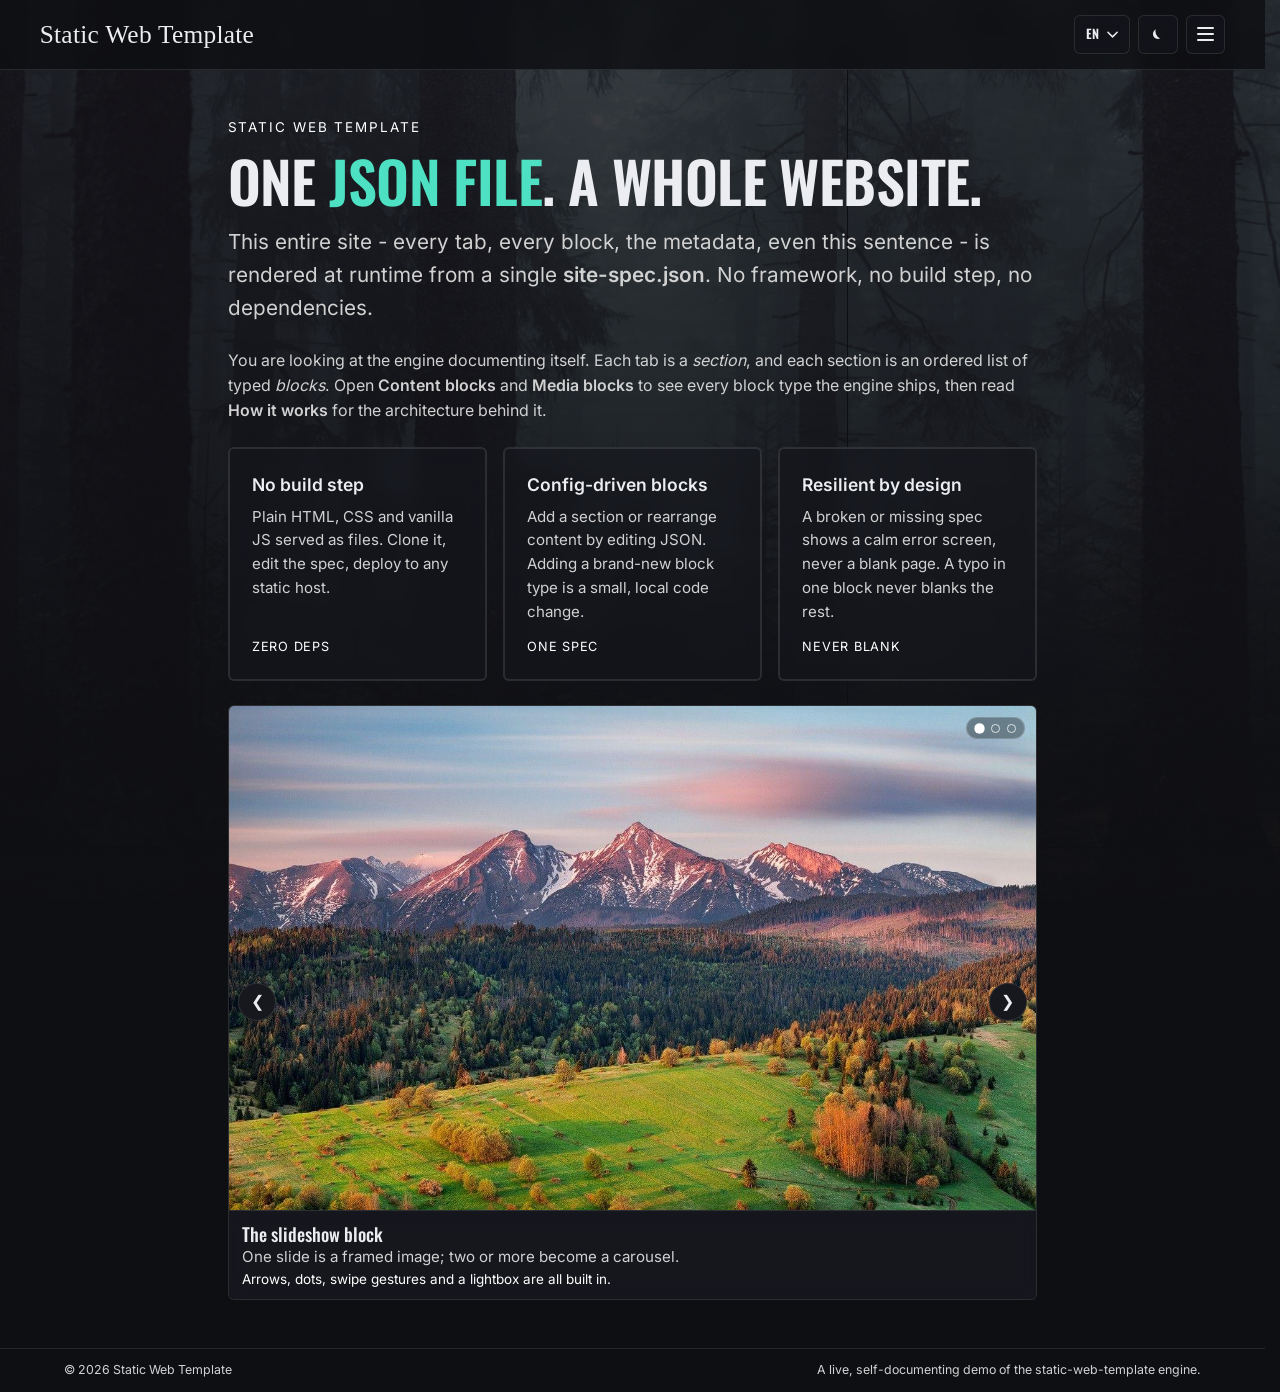
<file: index.html>
<!DOCTYPE html>
<html lang="en" class="site-booting">
<head>
    <meta charset="UTF-8"/>
    <meta name="viewport" content="width=device-width, initial-scale=1.0"/>

    <!-- Metadata below is the SSR fallback for crawlers/scrapers. The engine
         (renderHead in engine.js) overwrites it from SITE.meta in site-spec.json
         at load - edit the values THERE, not here, and keep these in sync. -->
    <title>Static Web Template - a JSON-driven static site engine</title>
    <meta name="description" content="A small, fast static site engine: one site-spec.json renders the whole page - no framework, no build step, no dependencies."/>
    <meta name="author" content="Static Web Template"/>
    <meta name="theme-color" content="#0e0f13"/>
    <!-- Lets the browser paint its own UI (canvas, scrollbar) dark from the
         first frame, before styles.css loads. Dark first = the default theme;
         styles.css sets the real color-scheme per theme. -->
    <meta name="color-scheme" content="dark light"/>

    <!-- Open Graph / social -->
    <meta property="og:type" content="website"/>
    <meta property="og:site_name" content="Static Web Template"/>
    <meta property="og:title" content="Static Web Template - a JSON-driven static site engine"/>
    <meta property="og:description" content="A small, fast static site engine: one site-spec.json renders the whole page - no framework, no build step, no dependencies."/>
    <meta property="og:url" content="https://example.com/"/>
    <!-- Add an og:image once you have one (see meta.ogImage in site-spec.json);
         the engine + dev/generate-static.mjs will stamp og:image/twitter:image then. -->
    <meta name="twitter:card" content="summary"/>

    <link rel="canonical" href="https://example.com/"/>
    <link rel="icon" href="assets/favicon.ico" sizes="any"/>
    <link rel="manifest" href="site.webmanifest"/>
    <!-- Non-standard hint at the LLM-readable summary. Discovery is by
         convention (/llms.txt at the root, like robots.txt) - this link is
         belt-and-braces for tools that parse HTML for it. -->
    <link rel="alternate" type="text/markdown" href="llms.txt" title="LLM-friendly content"/>

    <!-- Fonts are self-hosted variable woff2 (declared in styles.css) - no
         Google Fonts request chain. Preload latin + latin-ext of both families
         for the first paint. crossorigin is required on font preloads even
         same-origin. -->
    <link rel="preload" href="assets/fonts/oswald-latin.woff2" as="font" type="font/woff2" crossorigin/>
    <link rel="preload" href="assets/fonts/oswald-latin-ext.woff2" as="font" type="font/woff2" crossorigin/>
    <link rel="preload" href="assets/fonts/inter-latin.woff2" as="font" type="font/woff2" crossorigin/>
    <link rel="preload" href="assets/fonts/inter-latin-ext.woff2" as="font" type="font/woff2" crossorigin/>

    <link rel="stylesheet" href="styles.css"/>

    <!-- Parallelize the content waterfall: without these hints the browser
         only discovers site-spec.json after engine.js has downloaded, parsed,
         and started executing (loadContent() runs on boot). Preloading both
         lets them fetch concurrently instead of serially. -->
    <link rel="modulepreload" href="engine.js"/>
    <link rel="preload" href="site-spec.json" as="fetch" crossorigin="anonymous"/>

    <!-- Anti-flash safety net: html.site-booting hides the shell until the
         engine swaps it to site-ready. If JS is off or fails to load, that
         swap never happens - so force the page visible for no-JS users. -->
    <noscript>
        <style>html.site-booting body { opacity: 1 !important; }</style>
    </noscript>

    <!-- Static mirror of the runtime JSON-LD for crawlers that don't run JS.
         GENERATED - do not edit: run `node dev/generate-static.mjs`. The engine
         upserts this same tag (by its data-jsonld marker) at boot. -->
    <script type="application/ld+json" data-jsonld="business">{"@context":"https://schema.org","@type":"Store","name":"Static Web Template","legalName":"Static Web Template","telephone":"+1 (000) 000-0000","email":"name@example.com","description":"A small, fast static site engine: one site-spec.json renders the whole page - no framework, no build step, no dependencies.","url":"https://example.com/","address":{"@type":"PostalAddress","streetAddress":"123 Example Street","addressLocality":"Anytown","postalCode":"00000","addressCountry":"Country"},"hasMap":"https://www.google.com/maps/search/?api=1&query=Times%20Square%2C%20New%20York%2C%20NY","sameAs":["https://instagram.com/","https://youtube.com/","https://spotify.com/","https://github.com/","https://linkedin.com/"],"openingHoursSpecification":[{"@type":"OpeningHoursSpecification","dayOfWeek":"Monday","opens":"09:00","closes":"17:00"},{"@type":"OpeningHoursSpecification","dayOfWeek":"Tuesday","opens":"09:00","closes":"17:00"},{"@type":"OpeningHoursSpecification","dayOfWeek":"Wednesday","opens":"09:00","closes":"17:00"},{"@type":"OpeningHoursSpecification","dayOfWeek":"Thursday","opens":"09:00","closes":"17:00"},{"@type":"OpeningHoursSpecification","dayOfWeek":"Friday","opens":"09:00","closes":"17:00"}]}</script>
    <!-- Preload of the default tab's first image (the likely LCP element),
         so it downloads in parallel with engine.js instead of waiting for
         the render. GENERATED - do not edit: run `node dev/generate-static.mjs`. -->
    <link rel="preload" data-preload="lcp" as="image" href="assets/slides/mountains.jpg" fetchpriority="high"/>
</head>
<body data-theme="dark">
<!-- Keyboard/screen-reader skip link: jumps past the header to the main
     content. Visually hidden until focused (see .skip-link in styles.css);
     targets #main, which is tabindex="-1" so it can receive focus. -->
<a class="skip-link" href="#main">Skip to content</a>
<!-- Background layer (image + overlay), painted by JS -->
<div class="bg" id="bg" aria-hidden="true"></div>
<div class="bg" id="bg2" aria-hidden="true"></div>
<div class="bg-overlay" aria-hidden="true"></div>

<header class="site-header">
    <a class="brand" href="#home" id="brand" aria-label="Home"></a>

    <nav class="nav-desktop" id="navDesktop" aria-label="Primary"></nav>

    <div class="header-actions">
        <!-- Language switcher: a custom <details> dropdown built by the engine
             (initLang) into this container - a frosted button + a site-styled
             option list. Ships HIDDEN and is revealed only when a second locale
             exists, so a single-locale site shows no switcher even without JS. -->
        <div class="lang-switcher" id="langSwitcher" hidden></div>

        <button class="theme-toggle" id="themeToggle" type="button" aria-label="Toggle color theme"
                aria-pressed="false">
            <svg class="theme-toggle__icon" aria-hidden="true" viewBox="0 0 24 24" width="20" height="20">
                <!-- One shape morphs between a crescent moon (dark) and a rayed sun (light).
                     The bite is a mask circle that slides away in light mode; the rays
                     fade in. All transitions are CSS, driven by [data-theme] on <body>. -->
                <mask id="themeToggleMoonCut">
                    <rect x="0" y="0" width="24" height="24" fill="#fff"/>
                    <circle class="theme-toggle__cut" cx="18" cy="9" r="9" fill="#000"/>
                </mask>
                <circle class="theme-toggle__core" cx="12" cy="12" r="6"
                        fill="currentColor" mask="url(#themeToggleMoonCut)"/>
                <g class="theme-toggle__rays" stroke="currentColor" stroke-width="2" stroke-linecap="round">
                    <line x1="12" y1="1" x2="12" y2="3.5"/>
                    <line x1="12" y1="20.5" x2="12" y2="23"/>
                    <line x1="1" y1="12" x2="3.5" y2="12"/>
                    <line x1="20.5" y1="12" x2="23" y2="12"/>
                    <line x1="4.2" y1="4.2" x2="5.9" y2="5.9"/>
                    <line x1="18.1" y1="18.1" x2="19.8" y2="19.8"/>
                    <line x1="4.2" y1="19.8" x2="5.9" y2="18.1"/>
                    <line x1="18.1" y1="5.9" x2="19.8" y2="4.2"/>
                </g>
            </svg>
        </button>

        <button class="menu-toggle" id="menuToggle" type="button" aria-label="Open menu" aria-expanded="false"
                aria-controls="navMobile">
            <span class="menu-toggle__bar"></span>
            <span class="menu-toggle__bar"></span>
            <span class="menu-toggle__bar"></span>
        </button>
    </div>
</header>

<!-- Mobile navigation (separate behavior from desktop) -->
<nav class="nav-mobile" id="navMobile" aria-label="Mobile" aria-hidden="true" inert></nav>
<div class="nav-mobile__scrim" id="navScrim" hidden></div>

<main id="main" class="content" tabindex="-1">
    <!-- No-JS fallback: the engine renders all content from site-spec.json,
         so without JavaScript this page is an empty shell. Content-free by
         design (no contact data duplicated here - the golden rule); it just
         explains the situation and points at the plain-text mirror. -->
    <noscript>
        <div class="block">
            <h1>Static Web Template</h1>
            <p>This website requires JavaScript for rendering the content.</p>
            <p><a href="llms.txt">Text version of the site</a></p>
        </div>
    </noscript>
</main>

<footer class="site-footer" id="siteFooter"></footer>

<script type="module" src="engine.js"></script>
</body>
<!--
  Built from m-remis/static-web-template
  https://github.com/m-remis/static-web-template
-->
</html>
</file>
<file: styles.css>
/* =========================================================
   Static site template
   styles.css
   ========================================================= */

/* ---- Webfonts (self-hosted) -------------------------------------------
   Variable woff2 files served from our own origin - no Google Fonts request
   chain in the critical path, no third-party connection (EU-friendly). One
   file per family+subset covers every weight the site uses (Inter 400–600,
   Oswald 500–600); the browser only fetches the subsets the text needs
   (Slovak pulls latin + latin-ext). index.html preloads all four. */
@font-face {
    font-family: "Inter";
    font-style: normal;
    font-weight: 400 600;
    font-display: swap;
    src: url("assets/fonts/inter-latin.woff2") format("woff2");
    unicode-range: U+0000-00FF, U+0131, U+0152-0153, U+02BB-02BC, U+02C6, U+02DA, U+02DC, U+0304, U+0308, U+0329, U+2000-206F, U+20AC, U+2122, U+2191, U+2193, U+2212, U+2215, U+FEFF, U+FFFD;
}

@font-face {
    font-family: "Inter";
    font-style: normal;
    font-weight: 400 600;
    font-display: swap;
    src: url("assets/fonts/inter-latin-ext.woff2") format("woff2");
    unicode-range: U+0100-02BA, U+02BD-02C5, U+02C7-02CC, U+02CE-02D7, U+02DD-02FF, U+0304, U+0308, U+0329, U+1D00-1DBF, U+1E00-1E9F, U+1EF2-1EFF, U+2020, U+20A0-20AB, U+20AD-20C0, U+2113, U+2C60-2C7F, U+A720-A7FF;
}

@font-face {
    font-family: "Oswald";
    font-style: normal;
    font-weight: 500 600;
    font-display: swap;
    src: url("assets/fonts/oswald-latin.woff2") format("woff2");
    unicode-range: U+0000-00FF, U+0131, U+0152-0153, U+02BB-02BC, U+02C6, U+02DA, U+02DC, U+0304, U+0308, U+0329, U+2000-206F, U+20AC, U+2122, U+2191, U+2193, U+2212, U+2215, U+FEFF, U+FFFD;
}

@font-face {
    font-family: "Oswald";
    font-style: normal;
    font-weight: 500 600;
    font-display: swap;
    src: url("assets/fonts/oswald-latin-ext.woff2") format("woff2");
    unicode-range: U+0100-02BA, U+02BD-02C5, U+02C7-02CC, U+02CE-02D7, U+02DD-02FF, U+0304, U+0308, U+0329, U+1D00-1DBF, U+1E00-1E9F, U+1EF2-1EFF, U+2020, U+20A0-20AB, U+20AD-20C0, U+2113, U+2C60-2C7F, U+A720-A7FF;
}

/* ---- Design tokens ---------------------------------------------------- */
:root {
    --font-sans: "Inter", system-ui, -apple-system, "Segoe UI", Roboto, sans-serif;
    /* Headings: bold/industrial condensed face. */
    --font-serif: "Oswald", "Arial Narrow", system-ui, sans-serif;
    /* Brand wordmark only. The header brand renders as an image (spec-level
       brandImage), so this only shows on the error screen's text fallback -
       no webfont is loaded for it, system serif is enough. */
    --font-brand: Georgia, "Times New Roman", serif;

    /* Single content column width. Blocks fill it; the page gutter keeps them
       off the screen edges on small viewports. */
    --content-width: 56rem;

    /* Uniform vertical rhythm between consecutive blocks in a section. */
    --block-gap: 1.5rem;

    /* GLOBAL SIZE DIAL. Everything below is in rem / rem-based clamp(), so it
       all scales off the root font-size. Change this one value to make the
       whole site (text, headings, gutters, gaps, content widths) bigger or
       smaller proportionally. 100% = browser default (usually 16px);
       106.25% ≈ 17px; 112.5% ≈ 18px. Applied on `html` below. */
    --root-scale: 99.25%;

    --gutter: clamp(1.25rem, 4vw, 2.5rem);
    --radius: 6px;
    --radius-sm: 6px;

    --transition: 220ms cubic-bezier(0.4, 0, 0.2, 1);

    /* Interaction tokens - theme-independent (same in light + dark).
       Gap between an element and its keyboard focus ring (only shown after
       real keyboard nav). The ring itself, --focus-ring, reads --accent, so
       it lives in the shared [data-theme] block below the theme blocks. */
    --focus-offset: 3px;

    --unicode-arrow: "\2192"; /* Unicode for → */

    /* Background image motion (the two .bg layers). --bg-motion names one of
       the bg-* @keyframes in the Background section (bg-drift, bg-zoom,
       bg-pan, bg-breathe, bg-float), or `none` for a still image. --bg-fade is
       the crossfade between images. */
    --bg-motion: bg-drift;
    --bg-motion-duration: 15s;
    --bg-motion-easing: ease-in-out;
    --bg-motion-direction: alternate;
    --bg-fade: 1200ms;

    /* Desktop header tabs. Width 0 = no border (the default look). */
    --tab-radius: var(--radius-sm);
    --tab-border-width: 0px;

    /* Active-tab marker: the bar drawn on the active desktop tab. Default is
       a 2px underline as wide as the label. Full width: --tab-indicator-width
       100%. Dot: width = height, radius 50%. Overline: set the top, bottom
       auto. Off: height 0 (pair with --tab-active-bg for a filled pill).
       Its color and the active fill read --accent, so they live in the shared
       [data-theme] block. */
    --tab-indicator-width: calc(100% - 1.7rem);
    --tab-indicator-height: 2px;
    --tab-indicator-radius: 2px;
    --tab-indicator-top: auto;
    --tab-indicator-bottom: 0.15rem;

    /* Theme-independent tokens - identical in light + dark, so defined once
       here instead of duplicated in both [data-theme] blocks.

       --brand-* : per-platform social/contact icon tints. renderTheme() can
                   override these from SITE.theme.socialColors.
       --on-image-* / --dot-* / --carousel-chip-* : controls that sit ON TOP of
                   photos (lightbox, carousel dots/counter), so they stay
                   dark-on-light in BOTH themes for legibility over any image. */
    --panel-blur: 8px; /* frosted-glass radius; kept modest to ease scroll repaint cost */

    --brand-instagram: #e1306c;
    --brand-youtube: #ff0000;
    --brand-spotify: #1db954;
    --brand-phone: #2e9e4f;
    --brand-email: #3b5bdb;
    --brand-linkedin: #0a66c2;

    --on-image-text: #fff;
    --on-image-btn-bg: rgba(0, 0, 0, 0.45);
    --on-image-btn-bg-hover: rgba(0, 0, 0, 0.7);
    --on-image-hairline: rgba(255, 255, 255, 0.25);
    --on-image-veil: rgba(0, 0, 0, 0.88);

    --dot-veil-bg: rgba(0, 0, 0, 0.35);
    --dot-ring: rgba(255, 255, 255, 0.75);
    --dot-fill-hover: rgba(255, 255, 255, 0.35);

    --carousel-chip-text: #f4f5f8;
}

/* Browser-drawn UI (the root scrollbar that scrollbar-gutter keeps permanently
   visible, form controls, the canvas before the stylesheet paints) follows
   `color-scheme` on the ROOT element, not our tokens. data-theme sits on
   <body>, so the root is reached with :has(). Dark is the default theme, hence
   the bare rule; index.html / 404.html repeat it in a <meta name="color-scheme">
   so the very first paint is right too. */
html {
    color-scheme: dark;
}

html:has(body[data-theme="light"]) {
    color-scheme: light;
}

/* Dark (default) - only tokens that DIFFER from light live here. Shared,
   theme-independent tokens (brand/on-image/dot/chip/panel-blur) are in :root. */
[data-theme="dark"] {
    /* - Backgrounds - */
    --bg-base: #0e0f13; /* page background */
    --bg-panel: rgba(22, 24, 30, 0.62); /* cards / link rows (translucent) */
    --bg-panel-solid: #16181e; /* mobile drawer, buttons (opaque) */

    /* - Text - */
    --text: #ecedf1; /* headings + body */
    --text-soft: #d1d1d1; /* secondary / lead text */
    --text-faint: #ffffff; /* footer / captions */

    /* - Menu / nav - */
    --menu-text: #a6a9b4; /* idle nav link */
    --menu-text-active: #ecedf1; /* hovered / active nav link */
    --menu-hover-bg: var(--accent-soft); /* hover pill behind link */

    /* - Accents & lines - */
    --accent: #4de0c2;
    /* Derived from --accent so changing the brand color updates the soft
       accent (hover pills, focus glow) automatically - one value, many uses. */
    --accent-soft: color-mix(in srgb, var(--accent) 14%, transparent);
    --border: rgba(255, 255, 255, 0.10);

    /* - Background-image overlay & header - */
    --overlay-top: rgba(14, 15, 19, 0.79);
    --overlay-bottom: rgba(14, 15, 19, 0.98);
    --header-bg: rgba(14, 15, 19, 0.82);

    /* - Monochrome icon/logo inversion -
       Card icons and the optional header logo are black PNGs on transparent.
       Black art is invisible on the dark theme, so dark inverts it to white;
       light leaves it untouched. */
    --mono-icon-filter: invert(1);
}

/* Light - only tokens that DIFFER from dark; shared tokens are in :root. */
[data-theme="light"] {
    /* - Backgrounds - */
    --bg-base: #ffffff; /* page background */
    /* Cards/rows are more opaque in light mode so text sits on a near-solid
       surface instead of letting the background photo bleed through. */
    --bg-panel: rgba(248, 248, 250, 0.90); /* cards / link rows */
    --bg-panel-solid: #f1f1f4; /* mobile drawer, buttons (opaque) */

    /* - Text - */
    --text: #15161a; /* headings + body */
    --text-soft: #131415; /* secondary / lead text */
    --text-faint: #212123; /* footer / captions */

    /* - Menu / nav - */
    --menu-text: #4b4d55; /* idle nav link */
    --menu-text-active: #15161a; /* hovered / active nav link */
    --menu-hover-bg: var(--accent-soft); /* hover pill behind link */

    /* - Accents & lines - */
    --accent: #0b7d6c;
    /* Derived from --accent. Light mode uses a slightly lower 10% tint. */
    --accent-soft: color-mix(in srgb, var(--accent) 10%, transparent);
    --border: rgba(43, 43, 43, 0.49);

    /* - Background-image overlay & header -
       Heavier than dark: pushes the background photo back so cards/text read
       cleanly in light mode while still showing the image. */
    --overlay-top: rgba(255, 255, 255, 0.47);
    --overlay-bottom: rgba(255, 255, 255, 0.62);
    --header-bg: rgba(255, 255, 255, 0.90);

    /* - Monochrome icon/logo inversion -
       Black art already reads on the white theme - no filter. */
    --mono-icon-filter: none;
}

/* Shared tokens that READ a per-theme token. A var() inside a custom property
   is resolved on the element that declares it, and the per-theme tokens
   (--accent, --border, ...) only exist on <body>, the [data-theme] element.
   Declared in :root these would resolve to nothing (that is what broke the
   keyboard focus ring). So they are declared once here: same definition in
   both themes, resolved against whichever theme is active. */
[data-theme] {
    --focus-ring: 2px solid var(--accent);
    --tab-border-color: var(--border); /* only drawn when --tab-border-width > 0 */
    --tab-indicator-color: var(--accent);
    --tab-active-bg: transparent; /* active tab fill; e.g. var(--accent-soft) for a pill */
    /* Desktop tab hover. Default to the menu tokens, which the mobile drawer
       also uses - set these to restyle the desktop tabs alone. */
    --tab-hover-bg: var(--menu-hover-bg);
    --tab-hover-text: var(--menu-text-active);
}

/* ---- Reset-ish -------------------------------------------------------- */
*,
*::before,
*::after {
    box-sizing: border-box;
}

/* No text I-beam anywhere - mouse stays a normal arrow over text.
   Interactive elements still get the pointer hand below. */
* {
    cursor: default;
}

a, button, [role="tab"], label, summary,
input[type="checkbox"], input[type="radio"],
.menu-toggle, .theme-toggle {
    cursor: pointer;
}

/* No blinking text caret on non-editable content. Clicking text focuses the
   <main> container (it's focusable so the skip-link can target it), which would
   otherwise show an editing caret. Real form fields keep a normal caret + cursor. */
* {
    caret-color: transparent;
}

input, textarea, [contenteditable] {
    caret-color: auto;
    cursor: text;
}

html {
    /* Root font-size = the global size dial (--root-scale in :root). All rem
       units resolve against this, so changing the token rescales the whole
       site. Must live here on `html`, not body - rem is anchored to the root. */
    font-size: var(--root-scale);

    -webkit-text-size-adjust: 100%;
    scroll-behavior: smooth;

    /* Reserve vertical scrollbar space even on tabs that do not need scrolling.
       Without this, switching from a short tab to a tall tab makes the browser
       add the right scrollbar, shrink the layout viewport, and visually squish
       / shift the centered content by the scrollbar width. */
    scrollbar-gutter: stable;
}

html, body {
    overscroll-behavior-y: none;
}

html.site-booting body {
    opacity: 0;
}

html.site-ready body {
    opacity: 1;
    transition: opacity 100ms ease;
}

/* Language swap (switchLocale) has NO CSS on purpose: the copy is replaced in
   place within a single frame, with no fade. Don't add a transition on #main or
   the nav for it - a fade-out is dead time the new text has to wait behind. */

/* Theme switch (the toggle in initTheme): every element changes color in the
   same frame. Components carry their own color/border/background transitions
   for hover and press feedback, and with those running a theme flip would
   ripple across the page at different speeds. The engine sets this class on
   <html> for the one frame in which data-theme changes, then removes it. */
html.theme-switching,
html.theme-switching *,
html.theme-switching *::before,
html.theme-switching *::after {
    transition: none !important;
}

/* Fallback for older browsers that do not support scrollbar-gutter.
   Keep this on the root scroll container, not body, so the page layout width
   stays consistent between short and long tabs. */
@supports not (scrollbar-gutter: stable) {
    html {
        overflow-y: scroll;
    }
}

body {
    margin: 0;
    min-height: 100vh;
    min-height: 100dvh;
    display: flex;
    flex-direction: column;
    font-family: var(--font-sans);
    font-size: clamp(0.94rem, 0.9rem + 0.15vw, 1rem);
    line-height: 1.58;
    color: var(--text);
    background: var(--bg-base);
    overflow-x: hidden;
    /* Don't let late-loading content (background image, map iframe) pin the
       viewport to a nearby element and drag the scroll position on refresh. */
    overflow-anchor: none;
    transition: background-color var(--transition), color var(--transition);
}

@media (prefers-reduced-motion: reduce) {
    html {
        scroll-behavior: auto;
    }

    *, *::before, *::after {
        animation-duration: 0.001ms !important;
        transition-duration: 0.001ms !important;
    }
}

img {
    max-width: 100%;
    display: block;
}

a {
    color: inherit;
    text-decoration: none;
}

/* Kill fake mobile/touch focus rings.
   Focus styling appears only after real keyboard navigation. */
:focus {
    outline: none;
}

body.keyboard-nav :focus-visible {
    outline: var(--focus-ring);
    outline-offset: var(--focus-offset);
    border-radius: 4px;
}

body:not(.keyboard-nav) :focus-visible {
    outline: none;
}

/* Extra protection for mobile Firefox / touch browsers. */
@media (hover: none), (pointer: coarse) {
    a:focus,
    button:focus,
    [role="tab"]:focus,
    a:focus-visible,
    button:focus-visible,
    [role="tab"]:focus-visible {
        outline: none;
    }
}

/* Remove the grey/blue tap-highlight rectangle mobile browsers draw on tap. */
a, button, [role="tab"], .menu-toggle, .theme-toggle {
    -webkit-tap-highlight-color: transparent;
}

/* ---- Hover / press policy ---------------------------------------------
   Hover styling lives in per-component `@media (hover: hover)` blocks, so
   touch devices never get sticky hover states - no per-component "undo on
   touch" rules needed. Press feedback (:active) stays unconditional so taps
   still respond. The bordered controls share one press rule: */
.theme-toggle:active,
.menu-toggle:active,
.lang-dd__current:active,
.nav-mobile__close:active,
.map-open-row a:active,
.carousel__nav:active,
.gallery__item:active {
    border-color: var(--accent);
}

/* ---- Frosted panels ----------------------------------------------------
   Every translucent surface blurs what is behind it by --panel-blur. Declared
   ONCE here, with the -webkit- prefix Safari before 18 still needs - add a new
   frosted surface to this list instead of repeating the pair in its own rule.
   Rules that must opt out set `backdrop-filter: none` themselves (see the
   collapsible table and the mobile table stack). */
.site-header,
.theme-toggle,
.menu-toggle,
.lang-dd__current,
.lang-dd__list,
.nav-mobile,
.nav-mobile__close,
.card,
.link-list a,
.table-scroll,
.table-block--collapsible,
.table-cards__item,
.faq__item,
.map-card,
.carousel,
.carousel__caption,
.gallery__item,
.hours__list,
.review__cta {
    -webkit-backdrop-filter: blur(var(--panel-blur));
    backdrop-filter: blur(var(--panel-blur));
}

/* ---- Background ------------------------------------------------------- */
.bg,
.bg-overlay {
    position: fixed;
    top: 0;
    left: 0;
    right: 0;
    width: 100%;
    height: 100vh; /* fallback */
    height: 100lvh; /* LARGE viewport height: the tallest state (URL bar hidden), and it does NOT change as the bar slides - so no resize on scroll */
    z-index: -2;
    pointer-events: none;
}

/* Two stacked background layers so we can crossfade between images without a
   flash. JS toggles .is-active to fade one in while the other fades out, and
   each active layer runs a slow motion loop picked by the --bg-motion* tokens
   in :root (default: Ken Burns drift). */
.bg {
    background-size: cover;
    background-position: center;
    background-repeat: no-repeat;
    opacity: 0;
    transition: opacity var(--bg-fade) ease;
    /* Continuous, seamless loop - with `alternate` it plays forward then back
       forever, no snap. Runs on both layers always; opacity (.is-active)
       decides which shows. `--bg-motion: none` = still image. */
    animation: var(--bg-motion) var(--bg-motion-duration) var(--bg-motion-easing) infinite var(--bg-motion-direction);
}

.bg.is-active {
    opacity: 1;
}

/* Background motion styles, picked by --bg-motion. Each one starts scaled
   above 1 (or zooms up from 1) so a translate never exposes the layer edge. */
@keyframes bg-drift {
    from {
        transform: scale(1.02) translate(0, 0);
    }
    to {
        transform: scale(1.12) translate(-1.5%, -1.5%);
    }
}

@keyframes bg-zoom {
    from {
        transform: scale(1);
    }
    to {
        transform: scale(1.15);
    }
}

@keyframes bg-pan {
    from {
        transform: scale(1.12) translateX(-4%);
    }
    to {
        transform: scale(1.12) translateX(4%);
    }
}

@keyframes bg-breathe {
    from {
        transform: scale(1.02);
    }
    to {
        transform: scale(1.06);
    }
}

@keyframes bg-float {
    from {
        transform: scale(1.08) translateY(-2%);
    }
    to {
        transform: scale(1.08) translateY(2%);
    }
}

@media (prefers-reduced-motion: reduce) {
    .bg {
        animation: none;
    }
}

.bg-overlay {
    z-index: -1;
    background: linear-gradient(to bottom, var(--overlay-top), var(--overlay-bottom));
    backdrop-filter: saturate(112%);
    transition: background var(--transition);
}

/* ---- Skip link -------------------------------------------------------- */
.skip-link {
    position: absolute;
    left: 50%;
    top: -3rem;
    transform: translateX(-50%);
    background: var(--accent);
    /* The page background is the one token guaranteed to contrast with the
       accent in both themes (dark text on the light dark-theme accent, white
       on the dark light-theme accent). */
    color: var(--bg-base);
    padding: 0.5rem 1rem;
    border-radius: var(--radius-sm);
    z-index: 100;
    transition: top var(--transition);
}

.skip-link:focus {
    top: 0.75rem;
}

/* ---- Header ----------------------------------------------------------- */
.site-header {
    position: sticky;
    top: 0;
    z-index: 40;
    display: flex;
    align-items: center;
    gap: 1rem;
    padding: 0.9rem var(--gutter);
    background: var(--header-bg);
    border-bottom: 1px solid var(--border);
}

.brand {
    font-family: var(--font-brand);
    font-size: 1.6rem;
    letter-spacing: 0.01em;
    font-style: normal;
    margin-right: auto;
    transition: opacity var(--transition);
}

@media (hover: hover) {
    .brand:hover {
        opacity: 0.7;
    }
}

/* Brand as a PNG logo - set by renderNav() when the spec has `brandImage`.
   The image is height-bound to roughly the text brand's visual size so the
   header layout and header-fit math stay unchanged; width follows the asset's
   aspect ratio. Monochrome black logos get the same dark-theme inversion as
   card icons via --mono-icon-filter. */
.brand--image {
    display: flex;
    align-items: center;
}

.brand__img {
    display: block;
    height: 2.1rem;
    width: auto;
    max-width: 8rem;
    object-fit: contain;
    filter: var(--mono-icon-filter);
    user-select: none;
    -webkit-user-select: none;
}

.nav-desktop {
    display: flex;
    gap: 0.35rem;
    flex: none;
}

.nav-desktop a {
    position: relative;
    padding: 0.45rem 0.85rem;
    font-size: 0.95rem;
    color: var(--menu-text);
    border: var(--tab-border-width) solid var(--tab-border-color);
    border-radius: var(--tab-radius);
    /* No color/background transition: the active-tab highlight must move in the
       same frame as the panel swap, not trail it by --transition. */
}

/* Active-tab fill (transparent by default). Kept BEFORE the hover rule, same
   specificity, so hovering the active tab still shows the hover highlight. */
.nav-desktop a.is-active {
    background: var(--tab-active-bg);
}

@media (hover: hover) {
    .nav-desktop a:hover {
        color: var(--tab-hover-text);
        background: var(--tab-hover-bg);
    }
}

.nav-desktop a.is-active {
    color: var(--menu-text-active);
}

/* Shape and position come from the --tab-indicator-* tokens in :root. */
.nav-desktop a.is-active::after {
    content: "";
    position: absolute;
    left: 50%;
    top: var(--tab-indicator-top);
    bottom: var(--tab-indicator-bottom);
    width: var(--tab-indicator-width);
    height: var(--tab-indicator-height);
    transform: translateX(-50%);
    background: var(--tab-indicator-color);
    border-radius: var(--tab-indicator-radius);
}

.header-actions {
    display: flex;
    align-items: center;
    gap: 0.5rem;
    flex: none;
}

/* Theme toggle */
.theme-toggle,
.menu-toggle {
    display: inline-flex;
    align-items: center;
    justify-content: center;
    width: 2.5rem;
    height: 2.5rem;
    border: 1px solid var(--border);
    background: var(--bg-panel);
    color: var(--text);
    border-radius: var(--radius-sm);
    cursor: pointer;
    transition: border-color var(--transition), background var(--transition), transform var(--transition);
}

@media (hover: hover) {
    .theme-toggle:hover,
    .menu-toggle:hover,
    .lang-dd__current:hover {
        border-color: var(--accent);
    }
}

/* Language switcher - a custom <details> dropdown (built by initLang). The
   summary is the frosted "button" (same chrome as the theme toggle); the list
   is a fully site-styled panel, since native <select> option lists can't be
   themed. Ships hidden; the container is revealed only for a multi-locale site. */
.lang-switcher[hidden] {
    display: none;
}

.lang-dd {
    position: relative;
}

/* Trigger button (the <summary>) - the frosted control the site already uses. */
.lang-dd__current {
    display: inline-flex;
    align-items: center;
    gap: 0.45rem;
    height: 2.5rem;
    padding: 0 0.7rem;
    border: 1px solid var(--border);
    background-color: var(--bg-panel);
    color: var(--text);
    border-radius: var(--radius-sm);
    cursor: pointer;
    font-family: var(--font-serif);
    font-weight: 700;
    font-size: 0.8rem;
    letter-spacing: 0.04em;
    user-select: none;
    list-style: none; /* drop the default disclosure triangle */
    transition: border-color var(--transition), background-color var(--transition);
}

/* Remove the WebKit/Safari disclosure marker too. */
.lang-dd__current::-webkit-details-marker {
    display: none;
}

.lang-dd__caret {
    width: 0.7rem;
    height: 0.7rem;
    transition: transform var(--transition);
}

.lang-dd[open] .lang-dd__caret {
    transform: rotate(180deg);
}

/* Option list - a frosted panel dropped below the button, matching the cards
   and mobile drawer. Sits above the sticky header. */
.lang-dd__list {
    position: absolute;
    top: calc(100% + 0.4rem);
    right: 0;
    z-index: 60;
    min-width: 100%;
    margin: 0;
    padding: 0.3rem;
    list-style: none;
    border: 1px solid var(--border);
    border-radius: var(--radius-sm);
    background-color: var(--bg-panel-solid);
    box-shadow: 0 14px 32px -14px rgba(0, 0, 0, 0.55);
}

.lang-dd__option {
    display: block;
    width: 100%;
    padding: 0.45rem 0.95rem;
    border: none;
    background: transparent;
    color: var(--menu-text);
    font-family: var(--font-serif);
    font-weight: 500;
    font-size: 0.8rem;
    letter-spacing: 0.06em;
    text-align: left;
    border-radius: calc(var(--radius-sm) - 2px);
    cursor: pointer;
    transition: color var(--transition), background var(--transition);
}

@media (hover: hover) {
    .lang-dd__option:hover {
        color: var(--menu-text-active);
        background: var(--menu-hover-bg);
    }
}

.lang-dd__option.is-active {
    color: var(--accent);
}

/* Theme toggle icon - one SVG that morphs between a crescent moon (dark mode,
   default) and a rayed sun (light mode). The "bite" is a mask circle that
   slides off-shape in light mode; the rays fade + scale in. Pure CSS, driven
   by [data-theme="light"] on <body>. The global prefers-reduced-motion rule
   collapses these transitions to an instant swap. */
.theme-toggle__icon {
    width: 1.25rem;
    height: 1.25rem;
    color: var(--text);
    overflow: visible;
}

.theme-toggle__cut {
    /* Slides between biting into the core (crescent) and fully clear (disc). */
    transition: transform var(--transition);
    transform: translateX(0);
}

.theme-toggle__rays {
    opacity: 0;
    transform: scale(0.4);
    transform-origin: center;
    transition: opacity var(--transition), transform var(--transition);
}

/* Light mode → sun: the mask bite slides fully clear (disc), rays bloom in.
   The core radius is intentionally NOT animated: animating the SVG `r`
   property isn't a valid CSS length without a unit and isn't supported in
   Firefox, and the bite-slide + rays carry the morph on their own. */
[data-theme="light"] .theme-toggle__cut {
    transform: translateX(20px);
}

[data-theme="light"] .theme-toggle__rays {
    opacity: 1;
    transform: scale(1);
}

/* Mobile menu toggle (hidden on desktop) */
.menu-toggle {
    display: none;
    flex-direction: column;
    gap: 4px;
}

.menu-toggle__bar {
    width: 1.1rem;
    height: 2px;
    background: var(--text);
    border-radius: 2px;
    transition: transform var(--transition), opacity var(--transition);
}

.menu-toggle[aria-expanded="true"] .menu-toggle__bar:nth-child(1) {
    transform: translateY(6px) rotate(45deg);
}

.menu-toggle[aria-expanded="true"] .menu-toggle__bar:nth-child(2) {
    opacity: 0;
}

.menu-toggle[aria-expanded="true"] .menu-toggle__bar:nth-child(3) {
    transform: translateY(-6px) rotate(-45deg);
}

/* ---- Brand + socials (header) ----------------------------------------- */
/* The brand anchor is wrapped in .brand-wrap by JS so social icons can sit
   right beside it. The wrapper takes over the brand's auto-margin so the
   header layout (nav + actions pushed right) is unchanged. */
.brand-wrap {
    display: flex;
    align-items: center;
    gap: 0.75rem;
    margin-right: auto;
    /* Hold natural width (don't shrink or clip): the socials keep their real
       size so they genuinely approach the nav as the window narrows. JS
       (initHeaderFit) watches that gap and switches to the hamburger before
       they touch, hiding both the nav and these socials. */
    flex: none;
}

.brand-wrap .brand {
    margin-right: 0;
    flex: none;
}

/* ---- Socials ---------------------------------------------------------- */
.socials {
    display: flex;
    align-items: center;
    gap: 0.25rem;
}

.socials__link {
    display: inline-flex;
    align-items: center;
    gap: 0.4rem;
    padding: 0.4rem 0.55rem;
    border-radius: var(--radius-sm);
    font-size: 0.85rem;
    color: var(--menu-text);
    transition: color var(--transition), background var(--transition);
}

@media (hover: hover) {
    .socials__link:hover {
        color: var(--menu-text-active);
        background: var(--menu-hover-bg);
    }
}

.socials__label {
    line-height: 1;
}

/* Icon takes its brand color; the label stays in the readable menu color.
   The svg uses fill="currentColor", so we set color only on the svg here. */
.socials__link svg {
    display: block;
    flex: none;
}

.socials__link--instagram svg {
    color: var(--brand-instagram);
}

.socials__link--youtube svg {
    color: var(--brand-youtube);
}

.socials__link--spotify svg {
    color: var(--brand-spotify);
}

.socials__link--phone svg {
    color: var(--brand-phone);
}

.socials__link--email svg {
    color: var(--brand-email);
}

/* GitHub is a monochrome mark - it follows the text color so it stays legible
   in both themes; LinkedIn keeps its brand blue (a mid blue readable on both). */
.socials__link--github svg {
    color: var(--text);
}

.socials__link--linkedin svg {
    color: var(--brand-linkedin);
}

/* ---- Mobile nav ------------------------------------------------------- */
.nav-mobile {
    position: fixed;
    top: 0;
    right: 0;
    z-index: 50;
    width: min(78vw, 20rem);
    height: 100vh;
    height: 100dvh;
    padding: 5rem 1.5rem 2rem;
    display: flex;
    flex-direction: column;
    gap: 0.25rem;
    /* Frosted, like the header - translucent panel + blur instead of solid. */
    background: var(--header-bg);
    border-left: 1px solid var(--border);
    transform: translateX(105%);
    transition: transform var(--transition);
    overflow-y: auto;
    overscroll-behavior: contain;
}

/* Close button pinned top-right inside the drawer. */
.nav-mobile__close {
    position: absolute;
    top: 1rem;
    right: 1rem;
    width: 2.5rem;
    height: 2.5rem;
    display: inline-flex;
    align-items: center;
    justify-content: center;
    border: 1px solid var(--border);
    border-radius: var(--radius-sm);
    background: var(--bg-panel);
    color: var(--text);
    font-size: 1.4rem;
    line-height: 1;
    transition: border-color var(--transition), transform var(--transition);
}

@media (hover: hover) {
    .nav-mobile__close:hover {
        border-color: var(--accent);
    }
}

.nav-mobile.is-open {
    transform: translateX(0);
}

.nav-mobile a {
    padding: 0.9rem 1rem;
    font-size: 1.1rem;
    color: var(--menu-text);
    border-radius: var(--radius-sm);
    /* No transition - see .nav-desktop a. */
}

.nav-mobile a.is-active {
    color: var(--menu-text-active);
    background: var(--menu-hover-bg);
}

@media (hover: hover) {
    .nav-mobile a:hover {
        color: var(--menu-text-active);
        background: var(--menu-hover-bg);
    }
}

/* Social links sit at the bottom of the drawer, stacked one per row, styled
   exactly like the header version (colored icon + visible label). The generic
   ".nav-mobile a" rule above sets the row padding/size; these just lay them out
   vertically and restore the inline icon+label gap. */
.nav-mobile .socials {
    display: flex;
    flex-direction: column;
    align-items: stretch;
    gap: 0.25rem;
    margin-top: 1rem;
    padding-top: 1rem;
    border-top: 1px solid var(--border);
}

.nav-mobile .socials .socials__link {
    gap: 0.6rem;
    font-size: 1.1rem;
}

.nav-mobile__scrim {
    position: fixed;
    inset: 0;
    z-index: 45;
    background: rgba(0, 0, 0, 0.45);
    opacity: 0;
    transition: opacity var(--transition);
    /* When visible, swallow scroll/touch so the page behind can't be scrolled. */
    touch-action: none;
    overscroll-behavior: contain;
}

/* ---- Content ---------------------------------------------------------- */
/* The content column is the single site width; blocks fill it and the gutter
   keeps them off the edges on small screens. */
.content {
    width: 100%;
    max-width: var(--content-width);
    margin: 0 auto;
    /* Top and bottom share one value, so the last block sits exactly as far
       above the footer line as the first block sits below the header. */
    --content-pad-y: clamp(2rem, 6vw, 3rem);
    padding: var(--content-pad-y) var(--gutter);
    outline: none;
    flex: 1 0 auto;
}

/* Sections are tab panels: exactly one is visible at a time, so they carry no
   outer margin of their own. (A bottom margin here stacked on top of .content's
   padding and left a large empty band above the footer - and :last-child could
   not cancel it, because the visible panel is rarely the last one in the DOM.) */
.section {
    margin: 0;
}

/* Tab panels: hidden ones are removed. The swap is deliberately instant - no
   fade-in on the new panel. Any animation here is time the new content spends
   not fully visible, and tab switches should feel immediate. */
.content > .section[hidden] {
    display: none;
}

/* Off-screen embed warm-up - driven by warmUpIframes() in engine.js, which
   pre-loads a hidden tab's map/video iframes so opening that tab is instant.
   A display:none panel gives its iframes no box, and a zero-size YouTube
   player locks onto its smallest (cropped, pixelated) poster rendition, so
   for the few seconds the embeds are loading the panel is laid out at its
   real width instead - parked outside the viewport.

   Two properties are load-bearing, and both are the way they are because the
   obvious alternatives failed:
   - `left: -200vw` (not `visibility: hidden`) is what keeps the panel from
     being seen. `visibility` is inherited but a DESCENDANT CAN TURN IT BACK
     ON, and the carousel does exactly that (`.carousel__slide.is-active,
     .carousel--single .carousel__slide { visibility: visible }`) - a warming
     panel's slideshow painted straight over the live page. Being genuinely
     off-screen can't be overridden from the inside. `opacity: 0` backs it up
     for the same reason: it applies to the subtree as a group.
   - `position: fixed` keeps the panel out of the scrollable area, so warming
     can never add a scrollbar or shift the centered layout. Fixed elements
     don't contribute to scroll overflow, so the negative offset is free.
   The [hidden] in the selector means opening the tab mid-warm cancels all of
   this by itself. */
.content > .section[hidden].is-warming {
    display: block;
    position: fixed;
    top: 0;
    left: -200vw;
    width: var(--warm-width, 100%);
    opacity: 0;
    pointer-events: none;
}


/* ---- Block layout: uniform spacing ----------------------------------- */
/* Every rendered block is wrapped by JS in a .block element. This is the
   single source of truth for the vertical rhythm between blocks. Adding a new
   block type needs no new spacing CSS - it inherits .block + .block. Blocks
   fill the content column; control a block's own width inside its builder/CSS
   if it ever needs to be narrower. */
.block {
    width: 100%;
    margin-inline: auto;
}

/* Uniform gap between consecutive blocks. Replaces the old per-pair adjacency
   rules (.section__text + .card-grid, etc.) with one rule that covers every
   combination, present and future. */
.block + .block {
    margin-top: var(--block-gap);
}

/* A section title sits above the first block; give the first block air below
   the title without needing the block to know about it. */
.section__title + .block {
    margin-top: 0;
}

/* Shared block heading + intro line. Seven block types (table, faq, slideshow,
   gallery, hours, review, text) open with an optional serif name and a prose blurb;
   these were six identical rule pairs. Builders now emit `block__name` /
   `block__blurb` alongside the type-specific class (e.g. "block__name
   table__name"), so the common look lives here once and a new block's heading
   is styled for free. Override per type by adding rules to the specific class. */
.block__name {
    font-family: var(--font-serif);
    font-weight: 500;
    font-size: 1.25rem;
    margin: 0 0 0.6rem;
    color: var(--text);
}

.block__blurb {
    margin: 0 0 0.75rem;
}

/* Intro / hero */
.intro__eyebrow {
    font-size: 0.85rem;
    letter-spacing: 0.14em;
    text-transform: uppercase;
    color: var(--text-faint);
    margin: 0 0 0.75rem;
}

.intro__title {
    font-family: var(--font-serif);
    font-weight: 600;
    font-size: clamp(2.4rem, 7vw, 3.6rem);
    line-height: 1.05;
    margin: 0 0 1rem;
    letter-spacing: -0.01em;
    text-transform: uppercase;
}

.intro__title em {
    font-style: normal;
    color: var(--accent);
}

.intro__lead {
    font-size: clamp(1.1rem, 1rem + 0.6vw, 1.3rem);
    color: var(--text-soft);
    margin: 0;
}

/* Section headings */
.section__title {
    font-family: var(--font-serif);
    font-weight: 600;
    font-size: clamp(1.6rem, 4vw, 2rem);
    margin: 0 0 1.25rem;
    display: flex;
    align-items: baseline;
    gap: 0.6rem;
    text-transform: uppercase;
    letter-spacing: 0.01em;
}

/* Accent via <em> in the spec's section `title` - same treatment as
   .intro__title em: accent color, no italics. NOTE: .section__title is a
   flex container, so spec titles should wrap the WHOLE text in one <em>
   (a partial <em> would split the title into gap-separated flex items). */
.section__title em {
    font-style: normal;
    color: var(--accent);
}

/* Generic prose */
.prose p {
    color: var(--text-soft);
    margin: 0 0 1rem;
}

.prose p:last-child {
    margin-bottom: 0;
}
/* Card grid (services / projects) */
.card-grid {
    display: grid;
    grid-template-columns: repeat(auto-fit, minmax(min(100%, 15rem), 1fr));
    gap: 1rem;
}

.card {
    padding: 1.35rem 1.4rem;
    background: var(--bg-panel);
    border: 2px solid var(--border);
    border-radius: var(--radius);
    /* transform uses a short ease-OUT (fast start, gentle settle) so the 3px
       lift feels crisp, not draggy; border-color keeps the shared curve. The
       lift is composited (see will-change on a.card__link) so moving the
       blurred panel doesn't repaint the backdrop-filter every frame - that
       repaint was the stutter. */
    transition: transform 140ms cubic-bezier(0.2, 0.7, 0.3, 1), border-color var(--transition);
    display: flex;
    flex-direction: column;
}

/* Only clickable cards react to the cursor. A plain (non-linked) .card stays
   put - reacting like a button would be a false affordance (user hovers, it
   lifts and glows, click does nothing). The lift/accent is reserved for
   a.card__link, which is what buildCards adds only when the card is a link. */
@media (hover: hover) {
    a.card__link:hover {
        transform: translateY(-3px);
        border-color: var(--accent);
    }
}

/* Card icon - set by buildCards() when an item has an `icon`: a monochrome
   black-on-transparent PNG, sat to the LEFT of the text
   and vertically centered against it (.card--icon switches the card from the
   default column to a row). The --mono-icon-filter token inverts it to white
   in dark theme and leaves it alone in light, so one asset works on both
   themes. */
.card--icon {
    flex-direction: row;
    align-items: center;
    gap: 1.1rem;
}

.card__icon {
    display: block;
    width: 4rem;
    height: 4rem;
    flex: none;
}

.card__icon img {
    display: block;
    width: 100%;
    height: 100%;
    object-fit: contain;
    filter: var(--mono-icon-filter);
    user-select: none;
    -webkit-user-select: none;
}

/* The text column inside an icon card. Mirrors the plain card's column flow
   so .card__meta's margin-top:auto (stick to bottom) keeps working; min-width
   lets long titles wrap instead of pushing the icon out of the card. */
.card__body {
    display: flex;
    flex-direction: column;
    flex: 1;
    min-width: 0;
}

.card h3 {
    margin: 0 0 0.4rem;
    font-size: 1.1rem;
    font-weight: 600;
}

.card p {
    margin: 0;
    color: var(--text-soft);
    font-size: 0.95rem;
}

a.card__link {
    display: flex;
    cursor: pointer;
    position: relative;
    will-change: transform;
}

/* Persistent "go" cue on clickable cards, so the affordance survives on touch
   (no hover on mobile) - not just on desktop hover. The arrow rides on the
   accent meta line and nudges right on hover. */
a.card__link .card__meta::after {
    /* content: var(--unicode-arrow); */ /* arrow cue intentionally disabled */
    margin-left: 0.4rem;
    display: inline-block;
    font-size: 2.5em;
    line-height: 0.5;
    vertical-align: -0.09em;
    transition: transform var(--transition);
}

@media (hover: hover) {
    a.card__link:hover .card__meta::after {
        transform: translateX(3px);
    }
}

/* Fallback for clickable cards with no meta line: a corner arrow on the card
   itself, so the cue is guaranteed regardless of content. (The card is
   position:relative above to anchor this.) */
a.card__link:not(:has(.card__meta))::after {
    /* content: var(--unicode-arrow); */
    position: absolute;
    top: 1.1rem;
    right: 1.2rem;
    font-size: 1.2rem;
    line-height: 1;
    color: var(--accent);
    transition: transform var(--transition);
}

@media (hover: hover) {
    a.card__link:not(:has(.card__meta)):hover::after {
        transform: translateX(3px);
    }
}

.card__meta {
    display: inline-block;
    margin-top: auto;
    padding-top: 0.85rem;
    font-size: 0.8rem;
    letter-spacing: 0.06em;
    text-transform: uppercase;
    color: var(--accent);
}

/* The accent meta line doubles as the "this card is a link" cue (paired with
   the hover lift on a.card__link). On a plain, non-clickable card the same
   accent would be a false affordance - mute it to the caption color so the
   accent keeps meaning "clickable" everywhere. */
article.card .card__meta {
    color: var(--text-faint);
}

/* Link list (where to find me / contact) */
.link-list {
    list-style: none;
    margin: 0;
    padding: 0;
    display: grid;
    gap: 0.4rem;
}

.link-list a {
    display: flex;
    align-items: center;
    gap: 0.6rem;
    padding: 0.85rem 1.1rem;
    border: 1px solid var(--border);
    border-radius: var(--radius-sm);
    background: var(--bg-panel);
    color: var(--text);
    transition: border-color var(--transition), transform var(--transition);
}

@media (hover: hover) {
    .link-list a:hover {
        border-color: var(--accent);
        transform: translateX(3px);
    }
}

/* Kind + value stack in a column next to the icon */
.link-list__text {
    display: flex;
    flex-direction: column;
    gap: 0.1rem;
    min-width: 0;
}

/* Small muted "what is this" line ("Phone", "Instagram", …) */
.link-list__kind {
    font-size: 0.72rem;
    letter-spacing: 0.07em;
    text-transform: uppercase;
    color: var(--text-faint);
}

/* Label hugs the icon on the left */
.link-list .label {
    font-weight: 500;
    overflow-wrap: anywhere;
}

/* Persistent clickability cue - same arrow language as redirect cards, so
   contact rows never need a "these are clickable" sentence in the copy. */
.link-list__arrow {
    margin-left: auto;
    flex: none;
    display: inline-flex;
    align-items: center;
    color: var(--accent);
}

.link-list__arrow::after {
    /* content: var(--unicode-arrow); */
    font-size: 1.5rem;
    line-height: 1;
}

/* When a handle is present it takes the auto-push; the arrow just trails it. */
.link-list a:has(.handle) .link-list__arrow {
    margin-left: 0.75rem;
}

/* layout: "grid" - rows become side-by-side tiles (auto-stacks when narrow). */
.link-list--grid {
    grid-template-columns: repeat(auto-fit, minmax(15rem, 1fr));
    gap: 0.6rem;
}

.link-list--grid a {
    padding: 1.05rem 1.15rem;
}

@media (hover: hover) {
    .link-list--grid a:hover {
        transform: translateY(-2px);
    }
}

/* Handle pushed to the right end. margin-left:auto does the "space-between"
   job without forcing a wrap. */
.link-list .handle {
    margin-left: auto;
    color: var(--text-faint);
    font-size: 0.9rem;
    text-align: right;
    overflow-wrap: anywhere;
}

/* Below this width, EVERY button stacks the handle under the label, so they
   all stay consistent (not one wrapped, others not). Tune the 26rem to taste. */
@media (max-width: 26rem) {
    .link-list a {
        flex-wrap: wrap;
    }

    .link-list .handle {
        margin-left: 0; /* drop to its own line, align under label */
        flex-basis: 100%;
        text-align: left;
        padding-left: calc(2rem + 0.6rem); /* indent under the label, past the icon */
        order: 10; /* wrap below; the arrow stays up on the value line */
    }

    /* With the handle on its own line, the arrow takes the auto-push again. */
    .link-list a:has(.handle) .link-list__arrow {
        margin-left: auto;
    }
}

.link-list__icon {
    display: inline-flex;
    align-items: center;
    flex: none;
    margin-right: 0.75rem;
    color: var(--text-soft);
}

/* Per-platform brand colors for contact-row icons. Brand colors, not theme
   tokens - intentionally identical in light and dark mode, and kept on hover. */
.link-list--phone .link-list__icon {
    color: var(--brand-phone);
}

.link-list--email .link-list__icon {
    color: var(--brand-email);
}

.link-list--instagram .link-list__icon {
    color: var(--brand-instagram);
}

.link-list--youtube .link-list__icon {
    color: var(--brand-youtube);
}

.link-list--spotify .link-list__icon {
    color: var(--brand-spotify);
}

.link-list--github .link-list__icon {
    color: var(--text);
}

.link-list--linkedin .link-list__icon {
    color: var(--brand-linkedin);
}

/* ---- Table (price list / structured rows) ----------------------------- */
/* A structured table rendered by buildTable() in engine.js from a `table`
   block: an optional name + blurb, then `headings` (the columns) and `rows`
   (arrays of cells in heading order). Colors come from the same theme tokens
   as cards and the link list, so it re-themes automatically. The .table-scroll
   wrapper lets a wide table scroll sideways on narrow screens instead of
   squashing columns or forcing the whole page wider.

   On mobile (<= 640px) the table is restructured into stacked row-cards - see
   "Table on mobile" right below the .table-cards rules. The base
   rules here are the DESKTOP table; do not put display:block / card styling
   here or it leaks onto desktop. */

/* Scroll container: holds the panel frame and clips the corners. On desktop a
   very wide table can scroll sideways here; on mobile this is neutralized and
   the rows stack instead (see "Table on mobile" below). */
.table-scroll {
    border: 1px solid var(--border);
    border-radius: var(--radius);
    overflow-x: auto;
    background: var(--bg-panel);
}

/* Collapsible table (opt-in via `collapsible: true` in the spec): styled like
   a FAQ item - the block carries the frame, the name renders as a flat toggle
   row inside it, and the inner .table-scroll frame is stripped so the open
   state reads as ONE table continuing under the toggle row. The +/- icon is
   drawn by the shared .faq__icon rules (they also target .table__toggle-icon);
   the panel collapses via [hidden] set in JS. */
.table-block--collapsible {
    border: 1px solid var(--border);
    border-radius: var(--radius-sm);
    background: var(--bg-panel);
    overflow: hidden;
}

/* Consecutive collapsible tables fuse into one accordion list with the FAQ's
   tight gap. Progressive enhancement: no :has() support = normal block gap. */
.block:has(> .table-block--collapsible) + .block:has(> .table-block--collapsible) {
    margin-top: 0.5rem;
}

.table__name--toggle {
    margin: 0;
}

/* The toggle row + its hover live in the shared .faq__q/.table__toggle rules
   (FAQ section) - like the +/- icon, the accordion look is styled once. */

/* Open panel: divider under the toggle row, like .faq__a. */
.table__panel {
    border-top: 1px solid var(--border);
}

.table__panel .block__blurb {
    margin: 0;
    padding: 0.85rem 1.1rem 0;
}

/* The outer block already carries the frame - strip the inner one, and the
   last row's divider so it doesn't double with the frame's bottom edge. */
.table-block--collapsible .table-scroll {
    border: 0;
    border-radius: 0;
    background: transparent;
    -webkit-backdrop-filter: none;
    backdrop-filter: none;
}

.table-block--collapsible .data-table tbody tr:last-child td {
    border-bottom: 0;
}

.data-table {
    width: 100%;
    border-collapse: collapse;
    font-size: 0.8rem;
}

.data-table th,
.data-table td {
    padding: 0.85rem 1.1rem;
    text-align: left;
    vertical-align: top;
    border-bottom: 1px solid var(--border);
}

/* Header row: serif heading style, consistent with section/slideshow names. */
.data-table thead th {
    font-family: var(--font-serif);
    font-weight: 500;
    font-size: 1.05rem;
    color: var(--text);
    white-space: nowrap;
}

/* Body cells default to the softer body text color, like card/prose copy. */
.data-table tbody td {
    color: var(--text-soft);
}

/* Last column reads as a price/value: right-aligned, accented, won't wrap.
   width:1% + nowrap = shrink-to-fit, so the column sits at the panel's right
   edge in EVERY table instead of drifting with each table's longest cell. */
.data-table__value {
    text-align: right;
    white-space: nowrap;
    width: 1%;
}

.data-table td.data-table__value {
    color: var(--accent);
    font-weight: 600;
}

/* ---- Wide-table mobile accordion (.table-cards) ----------------------- */
/* The mobile mirror of a 3+ column table, built by buildTable alongside the
   <table>. Hidden by default; the mobile @media swaps the two. Each item is a
   framed disclosure (shared .table-cards__toggle / __icon rules with the FAQ)
   whose panel lists the row's other columns as label → value pairs. */
.table-cards {
    display: none;
}

.table-cards__item {
    border: 1px solid var(--border);
    border-radius: var(--radius-sm);
    background: var(--bg-panel);
    overflow: hidden;
}

/* The clicked row: the package name in the serif heading style, like a table
   name/th, so a collapsed list reads as a column of titles. */
.table-cards__name {
    font-family: var(--font-serif);
    font-size: 1.05rem;
    color: var(--text);
}

/* Detail panel: a thin divider from the toggle, then one line per column. */
.table-cards__panel {
    padding: 0.3rem 1.1rem 0.85rem;
    border-top: 1px solid var(--border);
}

.table-cards__row {
    padding: 0.55rem 0;
    border-bottom: 1px solid color-mix(in srgb, var(--border) 50%, transparent);
}

.table-cards__row:last-child {
    border-bottom: none;
}

/* Column heading as a small eyebrow above its value. */
.table-cards__label {
    display: block;
    margin-bottom: 0.15rem;
    font-family: var(--font-serif);
    font-size: 0.72rem;
    font-weight: 500;
    letter-spacing: 0.06em;
    text-transform: uppercase;
    color: var(--text-soft);
    opacity: 0.7;
}

.table-cards__value {
    display: block;
    color: var(--text-soft);
    overflow-wrap: anywhere;
}

/* Price column keeps the accent treatment it has in the desktop table. */
.table-cards__row--value .table-cards__value {
    color: var(--accent);
    font-weight: 600;
}

/* ---- Table on mobile (<= 640px) ---------------------------------------- */
/* Kept right after the desktop table + .table-cards rules it overrides (it
   must come AFTER them in the file to win at equal specificity). */
@media (max-width: 640px) {
    /* Long-text tables (e.g. Podmienky servisu) are unreadable as a
       side-scrolling 2-column grid on a narrow screen. Instead of scrolling
       horizontally, turn each row into a self-contained card with cells
       stacked vertically. Works off source order, no JS change needed.

       This is the ONLY place the card/stacking treatment lives - the base
       .data-table rules above stay a normal desktop table. */
    /* Neutralize the scroll frame: the cards carry their own borders now. */
    .table-scroll {
        overflow-x: visible;
        border: none;
        background: transparent;
        backdrop-filter: none;
        -webkit-backdrop-filter: none;
        min-width: 0;
    }

    /* Collapse the table structure to blocks so rows/cells stack. min-width:0
       lets them shrink below their intrinsic content width - this is what stops
       a long sentence (e.g. the skladovanie row) from forcing a sideways scroll. */
    .data-table,
    .data-table thead,
    .data-table tbody,
    .data-table tr,
    .data-table td {
        display: block;
        width: 100%;
        min-width: 0;
    }

    /* Visually hide the header row - each stacked row is self-explanatory in
       source order (e.g. condition then detail, or task/description/price). Kept in
       the DOM for screen readers. */
    .data-table thead {
        position: absolute;
        width: 1px;
        height: 1px;
        overflow: hidden;
        clip: rect(0 0 0 0);
        clip-path: inset(50%);
        white-space: nowrap;
    }

    /* Stacked rows fuse into ONE continuous panel, like .hours__list: the
       tbody carries the frame (border/radius/background), rows carry only a
       divider - so there are no doubled borders and no gaps between rows. */
    .data-table tbody {
        border: 1px solid var(--border);
        border-radius: var(--radius);
        background: var(--bg-panel);
        backdrop-filter: blur(var(--panel-blur));
        -webkit-backdrop-filter: blur(var(--panel-blur));
        overflow: hidden;
    }

    .data-table tbody tr {
        padding: 0.5rem 1.25rem;
        border-top: 1px solid var(--border);
    }

    /* Stacked cards keep the original left-aligned, wrapping value cell -
       the desktop right-align/nowrap treatment is a column concept and the
       columns don't exist here. */
    .data-table td.data-table__value {
        text-align: left;
        white-space: normal;
    }

    /* Inside a collapsible table the outer block already carries the frame -
       strip the stacked-card tbody's own frame so it doesn't double up. */
    .table-block--collapsible .data-table tbody {
        border: none;
        border-radius: 0;
        background: transparent;
        backdrop-filter: none;
        -webkit-backdrop-filter: none;
    }

    .data-table tbody tr:first-child {
        border-top: 0;
    }

    /* Cells stack inside the row; a divider sits between them, none after
       the last. The cell divider is a FADED version of the row divider
       (derived from --border like --accent-soft is from --accent), so row
       boundaries read stronger than cell boundaries inside the fused panel.
       overflow-wrap/word-break guarantee even an unbroken string can't push
       the row wider than the screen. */
    .data-table tbody td {
        padding: 0.55rem 0;
        border-bottom: 1px solid color-mix(in srgb, var(--border) 50%, transparent);
        white-space: normal;
        overflow-wrap: anywhere;
        word-break: break-word;
    }

    .data-table tbody tr td:last-child {
        border-bottom: none;
    }

    /* ---- Wide tables become a row accordion on mobile ------------------ */
    /* A 3+ column table can't stack readably (see .table-cards below), so on a
       narrow screen swap the <table> out for its accordion mirror. Both are
       built by buildTable; hiding one with display:none also drops it from the
       a11y tree, so only the visible representation is ever announced. */
    .data-table--multicol {
        display: none;
    }

    .table-cards {
        display: grid;
        gap: 0.5rem;
    }
}

/* ---- FAQ / accordion -------------------------------------------------- */
/* Rendered by buildFaq() in engine.js from a `faq` block: optional name +
   blurb, then `items` of { q, a }. Each row is a native <button> (the
   question) toggling a `.faq__a` panel (the answer). Uses the same panel
   tokens as cards/links/table so it re-themes in light/dark for free. The
   +/- icon is drawn with pseudo-elements (no icon font / SVG asset). */

.faq__list {
    display: grid;
    gap: 0.5rem;
}

.faq__item {
    border: 1px solid var(--border);
    border-radius: var(--radius-sm);
    background: var(--bg-panel);
    overflow: hidden;
}

/* Shared accordion toggle button: the FAQ question row and the collapsible
   table's name row (same deduplication as the +/- icon rules below). Fills
   its row, sits flat - the .faq__item / .table-block--collapsible frames it;
   the 1.1rem inline padding lines the table name up with its cells. */
.faq__q,
.table__toggle,
.table-cards__toggle {
    width: 100%;
    display: flex;
    align-items: center;
    justify-content: space-between;
    gap: 1rem;
    padding: 0.95rem 1.1rem;
    border: 0;
    background: transparent;
    cursor: pointer;
    text-align: left;
    font: inherit;
    color: inherit;
    transition: background var(--transition), color var(--transition);
}

/* Only the type treatment diverges: FAQ questions are sans semibold; the
   table toggle keeps color/font inherited from its serif .block__name h3. */
.faq__q {
    font-weight: 600;
    color: var(--text);
}

@media (hover: hover) {
    .faq__q:hover,
    .table__toggle:hover,
    .table-cards__toggle:hover {
        background: var(--menu-hover-bg);
        color: var(--accent);
    }
}

.faq__q-text,
.table-cards__name {
    flex: 1;
}

/* +/- toggle drawn from two bars; the vertical one hides when expanded.
   Shared with the collapsible table's .table__toggle-icon. */
.faq__icon,
.table__toggle-icon,
.table-cards__icon {
    position: relative;
    flex: none;
    width: 14px;
    height: 14px;
}

.faq__icon::before,
.faq__icon::after,
.table__toggle-icon::before,
.table__toggle-icon::after,
.table-cards__icon::before,
.table-cards__icon::after {
    content: "";
    position: absolute;
    background: var(--accent);
    transition: transform var(--transition), opacity var(--transition);
}

.faq__icon::before,
.table__toggle-icon::before,
.table-cards__icon::before { /* horizontal bar */
    top: 50%;
    left: 0;
    width: 100%;
    height: 2px;
    transform: translateY(-50%);
}

.faq__icon::after,
.table__toggle-icon::after,
.table-cards__icon::after { /* vertical bar */
    left: 50%;
    top: 0;
    width: 2px;
    height: 100%;
    transform: translateX(-50%);
}

/* Expanded: rotate the set and collapse the vertical bar into a minus. */
.faq__q[aria-expanded="true"] .faq__icon::after,
.table__toggle[aria-expanded="true"] .table__toggle-icon::after,
.table-cards__toggle[aria-expanded="true"] .table-cards__icon::after {
    opacity: 0;
    transform: translateX(-50%) rotate(90deg);
}

/* The answer panel. `hidden` (set by JS) collapses it; when shown it gets a
   thin divider from the question and the standard prose treatment inside. */
.faq__a {
    padding: 0 1.1rem 1rem;
    border-top: 1px solid var(--border);
    color: var(--text-soft);
}

.faq__a .prose {
    margin-top: 0.85rem;
}

/* ---- Map: embed mode (live Google iframe) ----------------------------- */
.map-embed {
    border: 1px solid var(--border);
    border-radius: var(--radius);
    overflow: hidden;
    background: var(--bg-panel);
    aspect-ratio: 21 / 9; /* wider, shorter - more of a rectangle */
}

.map-embed iframe {
    width: 100%;
    height: 100%;
    border: 0;
    display: block;
    /* gently match the site mood without breaking legibility */
    filter: saturate(0.95);
    pointer-events: none; /* view-only on all browsers; open via the button */
}

/* ---- Map: static mode (no iframe, clean themed card) ------------------ */
/* Rendered when a `map` block sets mode: "static". A lightweight panel that
   matches cards/table - location name, optional address, and the Open-in-Maps
   button - instead of the noisier live iframe. */
.map-card {
    border: 1px solid var(--border);
    border-radius: var(--radius);
    background: var(--bg-panel);
    padding: 1.35rem 1.4rem;
}

.map-card__name {
    margin: 0;
    font-family: var(--font-serif);
    font-weight: 500;
    font-size: 1.25rem;
    line-height: 1.2;
    color: var(--text);
}

.map-card__address {
    margin: 0.4rem 0 0;
    color: var(--text-soft);
    font-size: 0.95rem;
}

/* The Open-in-Maps button row is shared by both map modes. */
.map-open-row {
    margin: 0.75rem 0 0;
}

.map-open-row a {
    display: inline-flex;
    align-items: center;
    justify-content: center;
    min-height: 2.6rem;
    padding: 0.65rem 1rem;
    border-radius: var(--radius-sm);
    border: 1px solid var(--border);
    background: var(--bg-panel);
    color: var(--text);
    font: inherit;
    line-height: 1;
    transition: border-color var(--transition), transform var(--transition);
}

@media (hover: hover) {
    .map-open-row a:hover {
        border-color: var(--accent);
    }
}

@media (max-width: 640px) {
    .map-embed {
        aspect-ratio: 4 / 5;
    }
}

/* ---- Video (YouTube embed) --------------------------------------------- */
/* Rendered by buildVideo() in engine.js from a `video` block. Same framed-
   panel treatment as .map-embed, but fixed 16:9 at every width (video content
   is 16:9 - a portrait crop would letterbox badly) and the iframe stays
   interactive (no pointer-events trick; the visitor must be able to press
   play). Solid panel behind it so any player letterboxing reads as intended,
   matching the carousel viewport. Heading + blurb come from the shared
   .block__name / .block__blurb rules - no CSS needed here. */
.video-embed {
    border: 1px solid var(--border);
    border-radius: var(--radius);
    overflow: hidden;
    background: var(--bg-panel-solid);
    aspect-ratio: 16 / 9;
}

.video-embed iframe {
    width: 100%;
    height: 100%;
    border: 0;
    display: block;
}

/* ---- Carousel / slideshow --------------------------------------------- */
/* Reusable image slideshow rendered by buildCarousel() in engine.js. Used by
   a `slideshow` block. One slide = a plain framed image (.carousel--single, no
   controls); two or more = manual carousel with prev/next buttons and dots.
   Colors come from the theme tokens above so it re-themes and
   matches cards/map automatically. */

.carousel {
    position: relative;
    border: 1px solid var(--border);
    border-radius: var(--radius);
    overflow: hidden;
    background: var(--bg-panel);

    /* One canonical IMAGE shape. The chin (caption) is no longer a hardcoded
       height: slides are grid-stacked in the viewport below, so the frame is
       image (fixed ratio) + the tallest caption in this carousel. Still no
       per-slide jumping - the container is sized by the tallest slide, once,
       and never resizes as slides change. */
    --carousel-ratio: 16 / 10;
}

.carousel__viewport {
    /* Grid-stacking replaces the old absolute/inset-0 stack. Every slide
       occupies the same 1/1 cell, so they overlap for the crossfade AND the
       container auto-sizes to the tallest slide. This is what lets captions
       be content-sized (no fixed --carousel-caption-height) without the
       slideshow resizing between slides. */
    display: grid;
    background: var(--bg-panel-solid);
    overflow: hidden;

    /* Horizontal belongs to initSwipe, vertical stays the browser's page
       scroll. Load-bearing - see the swipe gotcha in docs/gotchas.md: drop this and
       the browser can claim the whole gesture, so the swipe never fires. */
    touch-action: pan-y;
}

/* All slides stay in the stack; opacity shows/hides. A slide is a 2-row grid:
   row 1 = image at the canonical ratio, row 2 = chin, which flexes to fill
   whatever the tallest caption claimed - so chins match across slides. */
.carousel__slide {
    grid-area: 1 / 1;
    min-width: 0;
    margin: 0;

    display: grid;
    grid-template-rows: auto 1fr;

    /* Keep all slides in the stack.
       Opacity handles showing/hiding.
       This is what allows real overlap. */
    opacity: 0;

    transition: opacity 500ms ease-in-out;

    pointer-events: none;
}

.carousel__slide.is-active,
.carousel--single .carousel__slide {
    opacity: 1;
    pointer-events: auto;
    visibility: visible;
}

@media (prefers-reduced-motion: reduce) {
    .carousel__slide {
        transition: none;
    }
}

/* Expand button wraps the image so it's a real, focusable control that opens
   the lightbox. The canonical ratio now lives HERE, not on the viewport -
   the image area is the fixed part of the frame, the chin is the flexible
   part. zoom-in cursor hints it's clickable. */
.carousel__expand {
    grid-row: 1;
    width: 100%;
    aspect-ratio: var(--carousel-ratio);
    min-height: 0;
    padding: 0;
    margin: 0;
    border: 0;
    background: none;
    display: block;
    overflow: hidden;
    cursor: zoom-in;
}

.carousel__expand:focus-visible {
    outline: var(--focus-ring);
    outline-offset: -2px;
}

.carousel__img {
    width: 100%;
    height: 100%;
    min-height: 0;
    object-fit: cover;
    display: block;
}

/* If a slide image 404s, hide the broken-image glyph; the panel background
   shows through instead (silent fail, like the page background). */
.carousel__img.is-broken {
    visibility: hidden;
}

/* Caption / chin.
   Uses normal site theme tokens, not hardcoded photo-overlay colors.

   Content-sized: the line-clamps below are the ceiling, not a fixed pixel
   height. The old fixed height (clamp + vw) was smaller than 1 title line +
   2 text lines on phones, and justify-content: center clipped the overflow
   on BOTH edges - that was the sliced-title / mid-word-cut bug. */
.carousel__caption {
    z-index: 2;

    display: flex;
    flex-direction: column;
    justify-content: center;
    gap: 0.15rem;

    min-height: 3rem; /* small floor so a one-liner chin doesn't look pinched */

    padding: 0.7rem 0.85rem;
    overflow: hidden;

    background: var(--bg-panel);
    color: var(--text);
    border-top: 1px solid var(--border);
}

.carousel__title {
    font-family: var(--font-serif);
    font-size: 1.15rem;
    line-height: 1.2;
    color: var(--text);
}

.carousel__text {
    font-size: 0.95rem;
    line-height: 1.35;
    color: var(--text-soft);
}

.carousel__subtext {
    font-size: 0.85rem;
    line-height: 1.35;
    color: var(--text-faint);
}

/* Line-clamps are now the ONLY cap on caption size. Overflow past the clamp
   ends on a line boundary with an ellipsis - never a sliced glyph. */
.carousel__title,
.carousel__text,
.carousel__subtext {
    overflow: hidden;
    display: -webkit-box;
    -webkit-box-orient: vertical;
}

.carousel__title {
    -webkit-line-clamp: 1;
    line-clamp: 1;
}

.carousel__text,
.carousel__subtext {
    -webkit-line-clamp: 2;
    line-clamp: 2;
}

/* Prev / next buttons, vertically centered on each edge. */
.carousel__nav {
    position: absolute;
    top: 50%;
    transform: translateY(-50%);
    z-index: 3;
    display: inline-flex;
    align-items: center;
    justify-content: center;
    width: 2.4rem;
    height: 2.4rem;
    border: 1px solid var(--border);
    border-radius: 50%;
    background: var(--bg-panel-solid);
    color: var(--text);
    font-size: 1rem;
    line-height: 1;
    transition: border-color var(--transition), background var(--transition), transform var(--transition);
}

.carousel__nav--prev {
    left: 0.6rem;
}

.carousel__nav--next {
    right: 0.6rem;
}

@media (hover: hover) {
    .carousel__nav:hover {
        border-color: var(--accent);
        background: var(--menu-hover-bg);
    }
}

/* Dots indicator, floating inside the image without sitting on captions. */
.carousel__dots {
    position: absolute;
    top: 0.75rem;
    right: 0.75rem;
    z-index: 4;

    display: flex;
    justify-content: center;
    align-items: center;
    gap: 0.45rem;

    padding: 0.35rem 0.5rem;
    border-radius: 999px;

    background: var(--dot-veil-bg);
    border: 1px solid rgba(255, 255, 255, 0.18);

    -webkit-backdrop-filter: blur(6px);
    backdrop-filter: blur(6px);
}

.carousel__dot {
    width: 0.55rem;
    height: 0.55rem;
    padding: 0;
    border: 1px solid var(--dot-ring);
    border-radius: 50%;
    background: transparent;
    transition: background var(--transition), transform var(--transition);
}

@media (hover: hover) {
    .carousel__dot:hover {
        background: var(--dot-fill-hover);
    }

    /* Keep the active dot solid even under the hover fill. */
    .carousel__dot.is-active:hover {
        background: var(--on-image-text);
    }
}

.carousel__dot.is-active {
    background: var(--on-image-text);
    transform: scale(1.15);
}

@media (max-width: 640px) {
    .carousel {
        --carousel-ratio: 4 / 3;
    }

    .carousel__nav {
        width: 2.1rem;
        height: 2.1rem;
    }
}

/* ---- Gallery (image grid) --------------------------------------------- */
/* Rendered by buildGallery() in engine.js. Sibling to the carousel: same theme
   tokens, same shared lightbox (getLightbox), but a scannable grid of tiles
   instead of one paged frame. A `gallery` block shows all images at once;
   clicking any tile opens the lightbox at that image. A `photo` block is a
   one-image gallery. */

.gallery__grid {
    display: grid;
    /* Auto-fit tiles; min tile ~13rem, never overflowing a narrow screen. */
    grid-template-columns: repeat(auto-fit, minmax(min(100%, 13rem), 1fr));
    gap: 0.75rem;
}

/* Optional hard column hints (data-columns="2|3|4"); still collapse on narrow
   viewports via the media query below. */
.gallery__grid[data-columns="2"] {
    grid-template-columns: repeat(2, 1fr);
}

.gallery__grid[data-columns="3"] {
    grid-template-columns: repeat(3, 1fr);
}

.gallery__grid[data-columns="4"] {
    grid-template-columns: repeat(4, 1fr);
}

/* Each tile is a button so it's focusable/keyboard-openable. Strip button
   chrome; the image fills it. zoom-in cursor signals it opens the lightbox -
   same affordance language as .carousel__expand. */
.gallery__item {
    display: flex;
    flex-direction: column;
    padding: 0;
    margin: 0;
    border: 1px solid var(--border);
    border-radius: var(--radius);
    overflow: hidden;
    background: var(--bg-panel);
    cursor: zoom-in;
    transition: transform var(--transition), border-color var(--transition);
}

@media (hover: hover) {
    .gallery__item:hover {
        transform: translateY(-3px);
        border-color: var(--accent);
    }
}

.gallery__item:focus-visible {
    outline: var(--focus-ring);
    outline-offset: 2px;
}

/* Square tile. object-fit: cover crops uniformly so a ragged set of photo
   dimensions still reads as a tidy grid (same trick as .carousel__img). */
.gallery__img {
    width: 100%;
    aspect-ratio: 1 / 1;
    object-fit: cover;
    display: block;
    min-height: 0;
}

/* Broken image: hide the glyph, let the panel show through (silent fail,
   matches .carousel__img.is-broken). */
.gallery__img.is-broken {
    visibility: hidden;
}

/* Pager: prev / "page / total" / next. Sits centered under the grid; only
   rendered when the set spans more than one page (engine.js). Uses the same
   token language as the rest of the UI. */
.gallery__pager {
    display: flex;
    align-items: center;
    justify-content: center;
    gap: 0.75rem;
    margin-top: 0.9rem;
}

.gallery__pager-status {
    font-variant-numeric: tabular-nums;
    font-size: 0.95rem;
    color: var(--text-soft);
    min-width: 3.5rem;
    text-align: center;
}

.gallery__pager-btn {
    display: inline-flex;
    align-items: center;
    justify-content: center;
    width: 2.25rem;
    height: 2.25rem;
    padding: 0;
    border: 1px solid var(--border);
    border-radius: var(--radius);
    background: var(--bg-panel);
    color: var(--text);
    font-size: 1rem;
    line-height: 1;
    cursor: pointer;
    transition: transform var(--transition), border-color var(--transition);
}

@media (hover: hover) {
    .gallery__pager-btn:hover:not(:disabled) {
        transform: translateY(-2px);
        border-color: var(--accent);
    }
}

.gallery__pager-btn:focus-visible {
    outline: var(--focus-ring);
    outline-offset: 2px;
}

.gallery__pager-btn:disabled {
    opacity: 0.4;
    cursor: default;
}

/* Narrow screens: relax forced column counts to two so tiles stay tappable. */
@media (max-width: 640px) {
    .gallery__grid[data-columns="3"],
    .gallery__grid[data-columns="4"] {
        grid-template-columns: repeat(2, 1fr);
    }
}

/* ----------------------------------------------------------------------
   Opening hours block. A definition list rendered as label/value rows;
   today's row is highlighted. Mirrors the panel/border token language used
   by the table and gallery blocks.
---------------------------------------------------------------------- */

.hours__list {
    margin: 0;
    border: 1px solid var(--border);
    border-radius: var(--radius);
    overflow: hidden;
    background: var(--bg-panel);
}

.hours__row {
    display: flex;
    align-items: baseline;
    justify-content: space-between;
    gap: 1rem;
    padding: 0.6rem 0.85rem;
    border-top: 1px solid var(--border);
}

.hours__row:first-child {
    border-top: 0;
}

.hours__day {
    margin: 0;
    color: var(--text-soft);
}

.hours__value {
    margin: 0;
    text-align: right;
    font-variant-numeric: tabular-nums;
    color: var(--text);
}

/* Today's row: tinted background, accent edge, and a bolder day label so the
   current day reads at a glance without needing a separate badge. */
.hours__row.is-today {
    background: var(--accent-soft);
    box-shadow: inset 3px 0 0 var(--accent);
}

.hours__row.is-today .hours__day {
    color: var(--text);
    font-weight: 600;
}

/* ---- Review block ----------------------------------------------------- */
/* Rendered by buildReview() in engine.js from a `review` block. Outbound
   "leave a review" CTAs (Google, Facebook, …). No backend - each is a link to
   the platform's own review page. Surfaces match cards/links so it re-themes
   for free in light/dark and on the 404 page. */

.review__list {
    display: grid;
    gap: 0.6rem;
}

/* A CTA row: icon + label + trailing arrow, matching .link-list a treatment. */
.review__cta {
    display: flex;
    align-items: center;
    gap: 0.75rem;
    padding: 0.85rem 1.1rem;
    border: 1px solid var(--border);
    border-radius: var(--radius-sm);
    background: var(--bg-panel);
    color: var(--text);
    text-decoration: none;
    transition: border-color 0.18s ease, background 0.18s ease, transform 0.18s ease;
}

@media (hover: hover) {
    .review__cta:hover {
        border-color: var(--accent);
        background: var(--accent-soft);
        transform: translateY(-1px);
    }
}

.review__cta:focus-visible {
    outline: var(--focus-ring);
    outline-offset: 2px;
}

.review__cta-icon {
    display: inline-flex;
    flex: 0 0 auto;
    line-height: 0;
}

.review__cta-label {
    flex: 1 1 auto;
    font-weight: 500;
}

/* Trailing arrow, mirroring .link-list__arrow. */
.review__cta-arrow {
    flex: 0 0 auto;
    width: 18px;
    height: 18px;
    background: currentColor;
    opacity: 0.55;
    -webkit-mask: no-repeat center / contain url('data:image/svg+xml;utf8,<svg xmlns="http://www.w3.org/2000/svg" viewBox="0 0 24 24" fill="none" stroke="black" stroke-width="2" stroke-linecap="round" stroke-linejoin="round"><path d="M5 12h14"/><path d="m13 6 6 6-6 6"/></svg>');
    mask: no-repeat center / contain url('data:image/svg+xml;utf8,<svg xmlns="http://www.w3.org/2000/svg" viewBox="0 0 24 24" fill="none" stroke="black" stroke-width="2" stroke-linecap="round" stroke-linejoin="round"><path d="M5 12h14"/><path d="m13 6 6 6-6 6"/></svg>');
    transition: transform 0.18s ease, opacity 0.18s ease;
}

@media (hover: hover) {
    .review__cta:hover .review__cta-arrow {
        opacity: 1;
        transform: translateX(2px);
    }
}

/* Touch layout tweak: center the Open-in-Maps button under the full-width
   embed. (The iframe itself is view-only via pointer-events: none in its base
   rule, so Firefox/Android can't hijack scroll taps into Maps.) Hover styling
   needs no touch overrides - it's gated behind @media (hover: hover) at each
   component, so touch never receives sticky hover states in the first place. */
@media (hover: none), (pointer: coarse) {
    .map-open-row {
        text-align: center;
    }
}

/* ---- Footer ----------------------------------------------------------- */
.site-footer {
    width: 100%;
    max-width: none;
    flex-shrink: 0;
    padding: 0.75rem clamp(1.5rem, 5vw, 4rem);
    display: flex;
    flex-wrap: wrap;
    gap: 0.4rem 1rem;
    justify-content: space-between;
    align-items: center;
    color: var(--text-soft);
    font-size: 0.78rem;
    border-top: 1px solid var(--border);
}

.site-footer a {
    color: var(--text-soft);
}

@media (hover: hover) {
    .site-footer a:hover {
        color: var(--accent);
    }
}

/* Visitor count sits right after the © line. Empty until the count loads
   (or stays empty if analytics is off / unreachable), and the ::before dot
   only shows once there's text, so there's no stray leading dot. When it
   links to the public dashboard it's a plain footer link and inherits the
   shared `.site-footer a` style - same as the credit link - so both match.
   The faint color applies only to the non-link span variant. */
span.footer__count {
    color: var(--text-soft);
}

.footer__count:not(:empty)::before {
    content: "·";
    margin: 0 0.5rem 0 0;
    color: var(--text-soft);
    opacity: 0.6;
}

/* ---- Responsive ------------------------------------------------------- */

/* Mobile nav mode, triggered two ways that behave identically:
   (1) genuinely small screens via the media query below;
   (2) the .force-mobile-nav class, added by JS (initHeaderFit) the instant the
       desktop nav and the header socials would touch. In that mode the desktop
       nav AND the header socials are both hidden and the hamburger takes over -
       the socials still live in the mobile drawer, so nothing is lost.
   CSS can't @media on a class, so the two triggers are kept as parallel rules. */
.site-header.force-mobile-nav .nav-desktop {
    display: none;
}

.site-header.force-mobile-nav .brand-wrap .socials {
    display: none;
}

.site-header.force-mobile-nav .menu-toggle {
    display: inline-flex;
}

@media (max-width: 640px) {
    .nav-desktop {
        display: none;
    }

    /* On small screens the header socials are hidden too; they appear in the
       drawer instead. */
    .brand-wrap .socials {
        display: none;
    }

    .menu-toggle {
        display: inline-flex;
    }

    /* Let the brand shrink + ellipsis so the action buttons (lang/theme/menu)
       ALWAYS fit - a long brand otherwise overflows the header and clips the
       menu button off-screen (body is overflow-x:hidden). Safe here: the
       desktop nav is already hidden at this width, so header-fit's
       natural-width measurement is moot. header-actions stays flex:none so the
       buttons never shrink. */
    .site-header {
        gap: 0.5rem;
    }

    .brand-wrap {
        flex: 0 1 auto;
        min-width: 0;
    }

    .brand-wrap .brand,
    .brand {
        flex: 0 1 auto;
        min-width: 0;
        overflow: hidden;
        text-overflow: ellipsis;
        white-space: nowrap;
        font-size: 1.35rem;
    }

    .link-list a {
        padding: 1rem 1.1rem;
    }
}

/* Mobile drawer is fixed/overlayed.
   Do NOT lock vertical body scroll here. On some mobile browsers / scrollbar
   setups, changing body overflow while the drawer is open changes the viewport
   calculation and makes the centered content look pushed or narrower.

   Keep the same horizontal overflow behavior as the normal body state so opening
   the menu does not change layout width. */
body.menu-open {
    overflow-x: hidden;
}

/* ---- Lightbox (expanded image view) ----------------------------------- */
/* A single shared overlay (created once in JS) reused by every carousel.
   Shows the full image letterboxed (object-fit: contain) so each image keeps
   its own aspect ratio inside one uniform frame - nothing is cropped.

   It is a native modal <dialog> (getLightbox calls showModal()), so it lives in
   the top layer - no z-index - and the browser makes the page behind it inert.
   The first rule resets the dialog defaults (centered, size-capped, bordered,
   padded box) to a full-viewport sheet; the veil is the dialog's own
   background, so ::backdrop is switched off rather than styled. */
.lightbox {
    position: fixed;
    inset: 0;
    width: 100%;
    height: 100%;
    max-width: none;
    max-height: none;
    margin: 0;
    border: 0;
    overflow: hidden;
    /* Wheel / trackpad scrolling over the overlay must not chain to the page. */
    overscroll-behavior: contain;
    flex-direction: column;
    align-items: center;
    justify-content: center;
    gap: 1rem;
    padding: clamp(1rem, 4vw, 3rem);
    background: var(--on-image-veil);
    -webkit-backdrop-filter: blur(4px);
    backdrop-filter: blur(4px);
    opacity: 0;
    transition: opacity 200ms ease;
    cursor: zoom-out;

    /* The overlay owns every gesture (initSwipe: sideways = next/prev,
       down = close). Page scroll behind is already locked by .lightbox-open,
       so the only thing given up here is pinch-zoom on the expanded image. */
    touch-action: none;
}

/* `display` only while open: set unconditionally it would override the closed
   dialog's display:none and leave an invisible sheet over the page. */
.lightbox[open] {
    display: flex;
}

.lightbox::backdrop {
    background: transparent;
    overflow: hidden;
    overscroll-behavior: contain;
}

.lightbox.is-open {
    opacity: 1;
}

/* The image: capped to the viewport, letterboxed, never cropped or upscaled
   past its natural size beyond the frame. All expanded images share this same
   bounding frame, so they read as a consistent set. */
.lightbox__img {
    max-width: 100%;
    max-height: 82vh;
    width: auto;
    height: auto;
    object-fit: contain;
    border-radius: var(--radius);
    box-shadow: 0 10px 40px rgba(0, 0, 0, 0.5);
    cursor: default;
}

.lightbox__caption {
    margin: 0;
    max-width: min(100%, 48rem);
    text-align: center;
    color: var(--carousel-chip-text);
    font-size: 0.95rem;
    line-height: 1.4;
    cursor: default;
}

.lightbox__close {
    position: absolute;
    top: clamp(0.75rem, 3vw, 1.5rem);
    right: clamp(0.75rem, 3vw, 1.5rem);
    width: 2.75rem;
    height: 2.75rem;
    display: inline-flex;
    align-items: center;
    justify-content: center;
    border: 1px solid var(--on-image-hairline);
    border-radius: 50%;
    background: var(--on-image-btn-bg);
    color: var(--on-image-text);
    font-size: 1.6rem;
    line-height: 1;
    cursor: pointer;
    transition: border-color var(--transition), background var(--transition), transform var(--transition);
}

@media (hover: hover) {
    .lightbox__close:hover {
        border-color: var(--on-image-text);
        background: var(--on-image-btn-bg-hover);
    }
}

/* Press feedback on the photo-overlay controls (their own tint, not accent). */
.lightbox__close:active,
.lightbox__nav:active {
    border-color: var(--on-image-text);
}

.lightbox__close:focus-visible {
    outline: var(--focus-ring);
    outline-offset: var(--focus-offset);
}

/* Prev / next arrows in the expanded view, vertically centered on each edge.
   Hidden by JS when the carousel has only one image. */
.lightbox__nav {
    position: absolute;
    top: 50%;
    transform: translateY(-50%);
    width: 3rem;
    height: 3rem;
    display: inline-flex;
    align-items: center;
    justify-content: center;
    border: 1px solid var(--on-image-hairline);
    border-radius: 50%;
    background: var(--on-image-btn-bg);
    color: var(--on-image-text);
    font-size: 1.4rem;
    line-height: 1;
    cursor: pointer;
    transition: border-color var(--transition), background var(--transition), transform var(--transition);
}

.lightbox__nav--prev {
    left: clamp(0.5rem, 3vw, 1.5rem);
}

.lightbox__nav--next {
    right: clamp(0.5rem, 3vw, 1.5rem);
}

@media (hover: hover) {
    .lightbox__nav:hover {
        border-color: var(--on-image-text);
        background: var(--on-image-btn-bg-hover);
    }
}

.lightbox__nav:focus-visible {
    outline: var(--focus-ring);
    outline-offset: var(--focus-offset);
}

@media (prefers-reduced-motion: reduce) {
    .lightbox {
        transition: none;
    }
}

/* Lock page scroll behind the open lightbox. overscroll-behavior on the dialog
   covers browsers that honor it on a non-scrolling box; this covers the rest.
   No layout shift from the scrollbar disappearing: html reserves its gutter
   (scrollbar-gutter: stable). */
body.lightbox-open {
    overflow: hidden;
}

/* While fading out (is-open removed but not yet hidden), let the cursor and
   clicks fall through immediately instead of being held by the zoom-out
   overlay during the 200ms fade. */
.lightbox:not(.is-open) {
    pointer-events: none;
}

/* ----------------------------------------------------------------------
   ERROR STATE - shown when site-spec.json can't be loaded/parsed and there
   is no inline content to fall back to. Append to styles.css. Uses the same
   theme tokens as the rest of the site, so it re-themes for free.
---------------------------------------------------------------------- */

.error-state {
    /* Roomy, centered card so the message reads as intentional, not broken. */
    padding: 2.5rem 1.75rem;
    border: 1px solid var(--border, rgba(127, 127, 127, 0.25));
    border-radius: 14px;
    background: var(--bg-panel);
    text-align: center;
}

.error-state__title {
    margin: 0 0 0.75rem;
    font-size: clamp(1.4rem, 4vw, 2rem);
    line-height: 1.2;
}

.error-state__lead {
    margin: 0 auto 1.5rem;
    max-width: 38rem;
    color: var(--text-soft);
    line-height: 1.6;
}

/* Reuse the header .socials layout but center it here. */
.error-state .socials {
    justify-content: center;
    margin: 0 auto 1.5rem;
}

.error-state__details {
    margin-top: 1.5rem;
    text-align: left;
    max-width: 38rem;
    margin-left: auto;
    margin-right: auto;
    font-size: 0.875rem;
    color: var(--text-soft);
}

.error-state__details summary {
    cursor: pointer;
    user-select: none;
    opacity: 0.8;
}

@media (hover: hover) {
    .error-state__details summary:hover {
        opacity: 1;
    }
}

.error-state__details p {
    margin: 0.5rem 0 0;
    padding: 0.75rem;
    border-radius: 8px;
    background: var(--bg-base, rgba(127, 127, 127, 0.1));
    font-family: ui-monospace, "SF Mono", Menlo, Consolas, monospace;
    word-break: break-word;
}

/*
  Built from m-remis/static-web-template
  https://github.com/m-remis/static-web-template
*/
</file>
